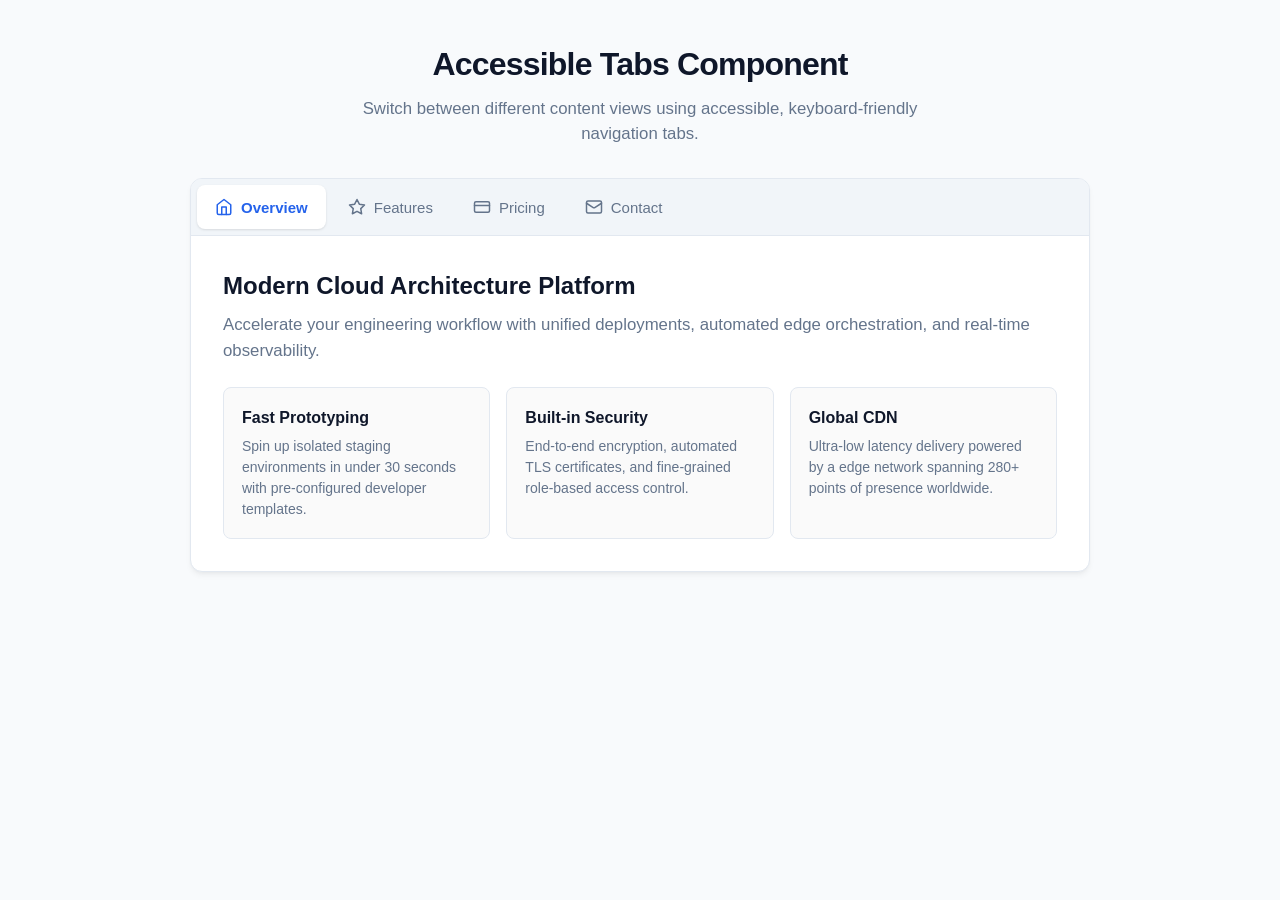
<file: public/vanilla-tabs/index.html>
<!DOCTYPE html>
<html lang="en">
<head>
  <meta charset="UTF-8" />
  <meta name="viewport" content="width=device-width, initial-scale=1.0" />
  <title>Accessible Tabs Component</title>
  <link rel="stylesheet" href="style.css" />
</head>
<body>
  <main class="page-container">
    <header class="page-header">
      <h1 class="page-title">Accessible Tabs Component</h1>
      <p class="page-subtitle">
        Switch between different content views using accessible, keyboard-friendly navigation tabs.
      </p>
    </header>

    <!-- Primary Tabs Group -->
    <div class="tabs" id="product-tabs" data-sync-hash="true">
      <!-- Tab Navigation List -->
      <div class="tabs__nav" role="tablist" aria-label="Product Information">
        <button
          type="button"
          role="tab"
          class="tabs__tab is-active"
          id="tab-overview"
          aria-selected="true"
          aria-controls="panel-overview"
          tabindex="0"
        >
          <span class="tabs__tab-icon" aria-hidden="true">
            <svg width="18" height="18" viewBox="0 0 24 24" fill="none" stroke="currentColor" stroke-width="2" stroke-linecap="round" stroke-linejoin="round">
              <path d="m3 9 9-7 9 7v11a2 2 0 0 1-2 2H5a2 2 0 0 1-2-2z"/>
              <polyline points="9 22 9 12 15 12 15 22"/>
            </svg>
          </span>
          <span class="tabs__tab-text">Overview</span>
        </button>

        <button
          type="button"
          role="tab"
          class="tabs__tab"
          id="tab-features"
          aria-selected="false"
          aria-controls="panel-features"
          tabindex="-1"
        >
          <span class="tabs__tab-icon" aria-hidden="true">
            <svg width="18" height="18" viewBox="0 0 24 24" fill="none" stroke="currentColor" stroke-width="2" stroke-linecap="round" stroke-linejoin="round">
              <polygon points="12 2 15.09 8.26 22 9.27 17 14.14 18.18 21.02 12 17.77 5.82 21.02 7 14.14 2 9.27 8.91 8.26 12 2"/>
            </svg>
          </span>
          <span class="tabs__tab-text">Features</span>
        </button>

        <button
          type="button"
          role="tab"
          class="tabs__tab"
          id="tab-pricing"
          aria-selected="false"
          aria-controls="panel-pricing"
          tabindex="-1"
        >
          <span class="tabs__tab-icon" aria-hidden="true">
            <svg width="18" height="18" viewBox="0 0 24 24" fill="none" stroke="currentColor" stroke-width="2" stroke-linecap="round" stroke-linejoin="round">
              <rect width="20" height="14" x="2" y="5" rx="2"/>
              <line x1="2" x2="22" y1="10" y2="10"/>
            </svg>
          </span>
          <span class="tabs__tab-text">Pricing</span>
        </button>

        <button
          type="button"
          role="tab"
          class="tabs__tab"
          id="tab-contact"
          aria-selected="false"
          aria-controls="panel-contact"
          tabindex="-1"
        >
          <span class="tabs__tab-icon" aria-hidden="true">
            <svg width="18" height="18" viewBox="0 0 24 24" fill="none" stroke="currentColor" stroke-width="2" stroke-linecap="round" stroke-linejoin="round">
              <rect width="20" height="16" x="2" y="4" rx="2"/>
              <path d="m22 7-8.97 5.7a1.94 1.94 0 0 1-2.06 0L2 7"/>
            </svg>
          </span>
          <span class="tabs__tab-text">Contact</span>
        </button>
      </div>

      <!-- Tab Content Panels -->
      <div class="tabs__panels">
        <!-- Panel 1: Overview -->
        <section
          role="tabpanel"
          class="tabs__panel is-active"
          id="panel-overview"
          aria-labelledby="tab-overview"
          tabindex="0"
        >
          <h2 class="panel-heading">Modern Cloud Architecture Platform</h2>
          <p class="panel-lead">
            Accelerate your engineering workflow with unified deployments, automated edge orchestration, and real-time observability.
          </p>
          <div class="panel-grid">
            <div class="panel-card">
              <h3>Fast Prototyping</h3>
              <p>Spin up isolated staging environments in under 30 seconds with pre-configured developer templates.</p>
            </div>
            <div class="panel-card">
              <h3>Built-in Security</h3>
              <p>End-to-end encryption, automated TLS certificates, and fine-grained role-based access control.</p>
            </div>
            <div class="panel-card">
              <h3>Global CDN</h3>
              <p>Ultra-low latency delivery powered by a edge network spanning 280+ points of presence worldwide.</p>
            </div>
          </div>
        </section>

        <!-- Panel 2: Features -->
        <section
          role="tabpanel"
          class="tabs__panel"
          id="panel-features"
          aria-labelledby="tab-features"
          tabindex="0"
          hidden
        >
          <h2 class="panel-heading">Engineered for High-Velocity Teams</h2>
          <p class="panel-lead">
            Every feature is designed to reduce cognitive load and eliminate deployment friction.
          </p>
          <ul class="feature-list">
            <li>
              <strong>Instant Branch Previews:</strong> Every pull request receives an isolated ephemeral environment.
            </li>
            <li>
              <strong>Live Telemetry:</strong> Distributed tracing, structured log queries, and zero-config metrics dashboards.
            </li>
            <li>
              <strong>Zero-Downtime Rollouts:</strong> Automated blue-green deployments with instant rollback safety nets.
            </li>
            <li>
              <strong>Custom Domain Management:</strong> Automated DNS validation and multi-region routing.
            </li>
          </ul>
        </section>

        <!-- Panel 3: Pricing -->
        <section
          role="tabpanel"
          class="tabs__panel"
          id="panel-pricing"
          aria-labelledby="tab-pricing"
          tabindex="0"
          hidden
        >
          <h2 class="panel-heading">Simple, Transparent Pricing</h2>
          <p class="panel-lead">
            Choose the tier that matches your team's scale. Upgrade, downgrade, or cancel anytime.
          </p>
          <div class="pricing-grid">
            <div class="pricing-card">
              <span class="pricing-badge">Starter</span>
              <div class="pricing-cost"><span class="price">$0</span> / month</div>
              <p class="pricing-desc">For indie hackers and hobby projects needing reliable web hosting.</p>
              <ul class="pricing-features">
                <li>3 active projects</li>
                <li>Global CDN edge</li>
                <li>Community Discord support</li>
              </ul>
              <button type="button" class="btn btn-secondary">Get Started Free</button>
            </div>
            <div class="pricing-card is-featured">
              <span class="pricing-badge">Professional</span>
              <div class="pricing-cost"><span class="price">$29</span> / month</div>
              <p class="pricing-desc">For growing startups and product teams delivering commercial apps.</p>
              <ul class="pricing-features">
                <li>Unlimited projects</li>
                <li>Automated preview deployments</li>
                <li>Priority 24/7 engineering support</li>
              </ul>
              <button type="button" class="btn btn-primary">Start 14-Day Trial</button>
            </div>
            <div class="pricing-card">
              <span class="pricing-badge">Enterprise</span>
              <div class="pricing-cost"><span class="price">$99</span> / month</div>
              <p class="pricing-desc">Dedicated infrastructure, SSO compliance, and tailored SLAs.</p>
              <ul class="pricing-features">
                <li>Custom SLA (99.99%)</li>
                <li>Dedicated VPC peering</li>
                <li>Dedicated technical account manager</li>
              </ul>
              <button type="button" class="btn btn-secondary">Contact Sales</button>
            </div>
          </div>
        </section>

        <!-- Panel 4: Contact -->
        <section
          role="tabpanel"
          class="tabs__panel"
          id="panel-contact"
          aria-labelledby="tab-contact"
          tabindex="0"
          hidden
        >
          <h2 class="panel-heading">Get in Touch with Our Team</h2>
          <p class="panel-lead">
            Have questions about architecture, migration, or enterprise compliance? We're here to help.
          </p>
          <form class="contact-form" onsubmit="event.preventDefault(); alert('Message submitted successfully!');">
            <div class="form-row">
              <div class="form-group">
                <label for="contact-name">Full Name</label>
                <input type="text" id="contact-name" name="name" required placeholder="Alex Morgan" />
              </div>
              <div class="form-group">
                <label for="contact-email">Work Email</label>
                <input type="email" id="contact-email" name="email" required placeholder="alex@company.com" />
              </div>
            </div>
            <div class="form-group">
              <label for="contact-message">Message</label>
              <textarea id="contact-message" name="message" rows="4" required placeholder="Tell us about your project requirements..."></textarea>
            </div>
            <button type="submit" class="btn btn-primary">Send Message</button>
          </form>
        </section>
      </div>
    </div>
  </main>

  <script src="script.js"></script>
</body>
</html>
</file>
<file: public/vanilla-tabs/style.css>
/* ==========================================================================
   Accessible Tabs Component Stylesheet
   ========================================================================== */

/* --------------------------------------------------------------------------
   1. CSS Custom Properties (Theme & Spacing Variables)
   -------------------------------------------------------------------------- */
:root {
  /* Brand & Accent Colors */
  --tabs-primary: #2563eb;         /* Royal Blue 600 */
  --tabs-primary-hover: #1d4ed8;   /* Royal Blue 700 */
  --tabs-primary-subtle: #eff6ff;  /* Royal Blue 50 */
  --tabs-focus-ring: rgba(37, 99, 235, 0.4);

  /* Surface & Background Colors */
  --tabs-bg-page: #f8fafc;         /* Slate 50 */
  --tabs-bg-card: #ffffff;         /* Clean White */
  --tabs-bg-nav: #f1f5f9;          /* Slate 100 */
  --tabs-bg-hover: #e2e8f0;        /* Slate 200 */

  /* Text Colors */
  --tabs-text-main: #0f172a;       /* Slate 900 */
  --tabs-text-muted: #64748b;      /* Slate 500 */
  --tabs-text-active: #2563eb;     /* Blue 600 */

  /* Borders & Shadows */
  --tabs-border-color: #e2e8f0;    /* Slate 200 */
  --tabs-border-radius: 12px;
  --tabs-tab-radius: 8px;
  --tabs-shadow: 0 4px 6px -1px rgba(0, 0, 0, 0.05),
                 0 2px 4px -2px rgba(0, 0, 0, 0.05);

  /* Spacing */
  --tabs-padding-nav: 6px;
  --tabs-padding-tab-x: 18px;
  --tabs-padding-tab-y: 10px;
  --tabs-padding-panel: 32px;

  /* Animation & Transitions */
  --tabs-transition-speed: 200ms;
  --tabs-transition-timing: cubic-bezier(0.16, 1, 0.3, 1);
}

/* --------------------------------------------------------------------------
   2. Reset & Page Scaffolding
   -------------------------------------------------------------------------- */
* {
  box-sizing: border-box;
  margin: 0;
  padding: 0;
}

body {
  font-family: -apple-system, BlinkMacSystemFont, "Segoe UI", Roboto, Helvetica, Arial, sans-serif;
  background-color: var(--tabs-bg-page);
  color: var(--tabs-text-main);
  line-height: 1.5;
  padding: 40px 20px;
  min-height: 100vh;
}

.page-container {
  max-width: 900px;
  margin: 0 auto;
}

.page-header {
  text-align: center;
  margin-bottom: 32px;
}

.page-title {
  font-size: 2rem;
  font-weight: 700;
  color: var(--tabs-text-main);
  letter-spacing: -0.025em;
  margin-bottom: 8px;
}

.page-subtitle {
  font-size: 1.05rem;
  color: var(--tabs-text-muted);
  max-width: 600px;
  margin: 0 auto;
}

/* --------------------------------------------------------------------------
   3. Tabs Component Container (Card Style)
   -------------------------------------------------------------------------- */
.tabs {
  background-color: var(--tabs-bg-card);
  border: 1px solid var(--tabs-border-color);
  border-radius: var(--tabs-border-radius);
  box-shadow: var(--tabs-shadow);
  overflow: hidden;
  display: flex;
  flex-direction: column;
}

/* --------------------------------------------------------------------------
   4. Tab Navigation List (role="tablist")
   -------------------------------------------------------------------------- */
.tabs__nav {
  display: flex;
  align-items: center;
  gap: 4px;
  background-color: var(--tabs-bg-nav);
  padding: var(--tabs-padding-nav);
  border-bottom: 1px solid var(--tabs-border-color);
  overflow-x: auto;
  scrollbar-width: none; /* Firefox */
  -ms-overflow-style: none; /* IE/Edge */
  -webkit-overflow-scrolling: touch;
}

.tabs__nav::-webkit-scrollbar {
  display: none; /* Chrome, Safari */
}

/* --------------------------------------------------------------------------
   5. Tab Button (role="tab")
   -------------------------------------------------------------------------- */
.tabs__tab {
  display: inline-flex;
  align-items: center;
  gap: 8px;
  padding: var(--tabs-padding-tab-y) var(--tabs-padding-tab-x);
  font-size: 0.9375rem;
  font-weight: 500;
  color: var(--tabs-text-muted);
  background: transparent;
  border: none;
  border-radius: var(--tabs-tab-radius);
  cursor: pointer;
  white-space: nowrap;
  user-select: none;
  transition: color var(--tabs-transition-speed) ease,
              background-color var(--tabs-transition-speed) ease,
              box-shadow var(--tabs-transition-speed) ease;
  position: relative;
  min-height: 44px; /* Accessible touch target height */
}

.tabs__tab:hover:not(.is-active) {
  color: var(--tabs-text-main);
  background-color: var(--tabs-bg-hover);
}

/* Focus styles (Accessibility requirement) */
.tabs__tab:focus-visible {
  outline: 2px solid var(--tabs-primary);
  outline-offset: 2px;
  box-shadow: 0 0 0 3px var(--tabs-focus-ring);
  z-index: 1;
}

/* Active Tab Styles */
.tabs__tab.is-active,
.tabs__tab[aria-selected="true"] {
  color: var(--tabs-text-active);
  background-color: var(--tabs-bg-card);
  font-weight: 600;
  box-shadow: 0 1px 3px rgba(0, 0, 0, 0.08), 0 1px 2px rgba(0, 0, 0, 0.04);
}

/* Tab Icon & Text */
.tabs__tab-icon {
  display: inline-flex;
  align-items: center;
  justify-content: center;
}

.tabs__tab-icon svg {
  display: block;
}

/* --------------------------------------------------------------------------
   6. Tab Panels (role="tabpanel")
   -------------------------------------------------------------------------- */
.tabs__panels {
  position: relative;
}

.tabs__panel {
  padding: var(--tabs-padding-panel);
  display: none;
  opacity: 0;
  transform: translateY(4px);
  transition: opacity var(--tabs-transition-speed) var(--tabs-transition-timing),
              transform var(--tabs-transition-speed) var(--tabs-transition-timing);
}

/* When active, show and animate */
.tabs__panel.is-active {
  display: block;
  opacity: 1;
  transform: translateY(0);
}

/* Visible focus outline when panel receives programmatic/tab focus */
.tabs__panel:focus-visible {
  outline: 2px solid var(--tabs-primary);
  outline-offset: -2px;
}

/* --------------------------------------------------------------------------
   7. Respect prefers-reduced-motion (Accessibility Requirement)
   -------------------------------------------------------------------------- */
@media (prefers-reduced-motion: reduce) {
  *,
  *::before,
  *::after {
    animation-duration: 0.01ms !important;
    animation-iteration-count: 1 !important;
    transition-duration: 0.01ms !important;
    scroll-behavior: auto !important;
  }

  .tabs__panel {
    transform: none !important;
  }
}

/* --------------------------------------------------------------------------
   8. Optional Modifier: Vertical Tabs (Lab Task 4)
   -------------------------------------------------------------------------- */
@media (min-width: 768px) {
  .tabs--vertical {
    flex-direction: row;
  }

  .tabs--vertical .tabs__nav {
    flex-direction: column;
    align-items: stretch;
    border-bottom: none;
    border-right: 1px solid var(--tabs-border-color);
    min-width: 200px;
    padding: 12px;
  }

  .tabs--vertical .tabs__tab {
    width: 100%;
    justify-content: flex-start;
  }

  .tabs--vertical .tabs__panels {
    flex: 1;
  }
}

/* --------------------------------------------------------------------------
   9. Sample Panel Content Styling
   -------------------------------------------------------------------------- */
.panel-heading {
  font-size: 1.5rem;
  font-weight: 700;
  margin-bottom: 8px;
  color: var(--tabs-text-main);
}

.panel-lead {
  font-size: 1.05rem;
  color: var(--tabs-text-muted);
  margin-bottom: 24px;
}

.panel-grid {
  display: grid;
  grid-template-columns: repeat(auto-fit, minmax(220px, 1fr));
  gap: 16px;
}

.panel-card {
  padding: 18px;
  border-radius: 8px;
  border: 1px solid var(--tabs-border-color);
  background-color: #fafafa;
}

.panel-card h3 {
  font-size: 1rem;
  font-weight: 600;
  margin-bottom: 6px;
  color: var(--tabs-text-main);
}

.panel-card p {
  font-size: 0.875rem;
  color: var(--tabs-text-muted);
}

.feature-list {
  list-style: none;
  display: flex;
  flex-direction: column;
  gap: 14px;
}

.feature-list li {
  padding-left: 24px;
  position: relative;
  font-size: 0.95rem;
  color: var(--tabs-text-muted);
}

.feature-list li strong {
  color: var(--tabs-text-main);
}

.feature-list li::before {
  content: "✓";
  position: absolute;
  left: 0;
  color: var(--tabs-primary);
  font-weight: bold;
}

/* Pricing Grid */
.pricing-grid {
  display: grid;
  grid-template-columns: repeat(auto-fit, minmax(220px, 1fr));
  gap: 20px;
}

.pricing-card {
  border: 1px solid var(--tabs-border-color);
  border-radius: 10px;
  padding: 24px 20px;
  display: flex;
  flex-direction: column;
  background-color: var(--tabs-bg-card);
}

.pricing-card.is-featured {
  border-color: var(--tabs-primary);
  box-shadow: 0 0 0 1px var(--tabs-primary);
  position: relative;
}

.pricing-badge {
  font-size: 0.75rem;
  font-weight: 600;
  text-transform: uppercase;
  letter-spacing: 0.05em;
  color: var(--tabs-primary);
  margin-bottom: 12px;
}

.pricing-cost {
  font-size: 0.9rem;
  color: var(--tabs-text-muted);
  margin-bottom: 8px;
}

.pricing-cost .price {
  font-size: 2rem;
  font-weight: 700;
  color: var(--tabs-text-main);
}

.pricing-desc {
  font-size: 0.85rem;
  color: var(--tabs-text-muted);
  margin-bottom: 16px;
}

.pricing-features {
  list-style: disc inside;
  font-size: 0.85rem;
  color: var(--tabs-text-muted);
  margin-bottom: 24px;
  flex: 1;
}

.pricing-features li {
  margin-bottom: 6px;
}

/* Buttons */
.btn {
  display: inline-flex;
  align-items: center;
  justify-content: center;
  padding: 10px 18px;
  border-radius: 6px;
  font-size: 0.875rem;
  font-weight: 500;
  cursor: pointer;
  border: 1px solid transparent;
  transition: background-color 150ms ease, border-color 150ms ease;
  min-height: 40px;
}

.btn-primary {
  background-color: var(--tabs-primary);
  color: #ffffff;
}

.btn-primary:hover {
  background-color: var(--tabs-primary-hover);
}

.btn-secondary {
  background-color: transparent;
  border-color: var(--tabs-border-color);
  color: var(--tabs-text-main);
}

.btn-secondary:hover {
  background-color: var(--tabs-bg-hover);
}

/* Contact Form */
.contact-form {
  display: flex;
  flex-direction: column;
  gap: 16px;
  max-width: 560px;
}

.form-row {
  display: flex;
  gap: 16px;
}

@media (max-width: 600px) {
  .form-row {
    flex-direction: column;
  }
}

.form-group {
  display: flex;
  flex-direction: column;
  gap: 6px;
  flex: 1;
}

.form-group label {
  font-size: 0.875rem;
  font-weight: 500;
  color: var(--tabs-text-main);
}

.form-group input,
.form-group textarea {
  padding: 10px 14px;
  border: 1px solid var(--tabs-border-color);
  border-radius: 6px;
  font-size: 0.9375rem;
  color: var(--tabs-text-main);
  background-color: #ffffff;
  font-family: inherit;
}

.form-group input:focus,
.form-group textarea:focus {
  outline: none;
  border-color: var(--tabs-primary);
  box-shadow: 0 0 0 3px var(--tabs-focus-ring);
}
</file>
